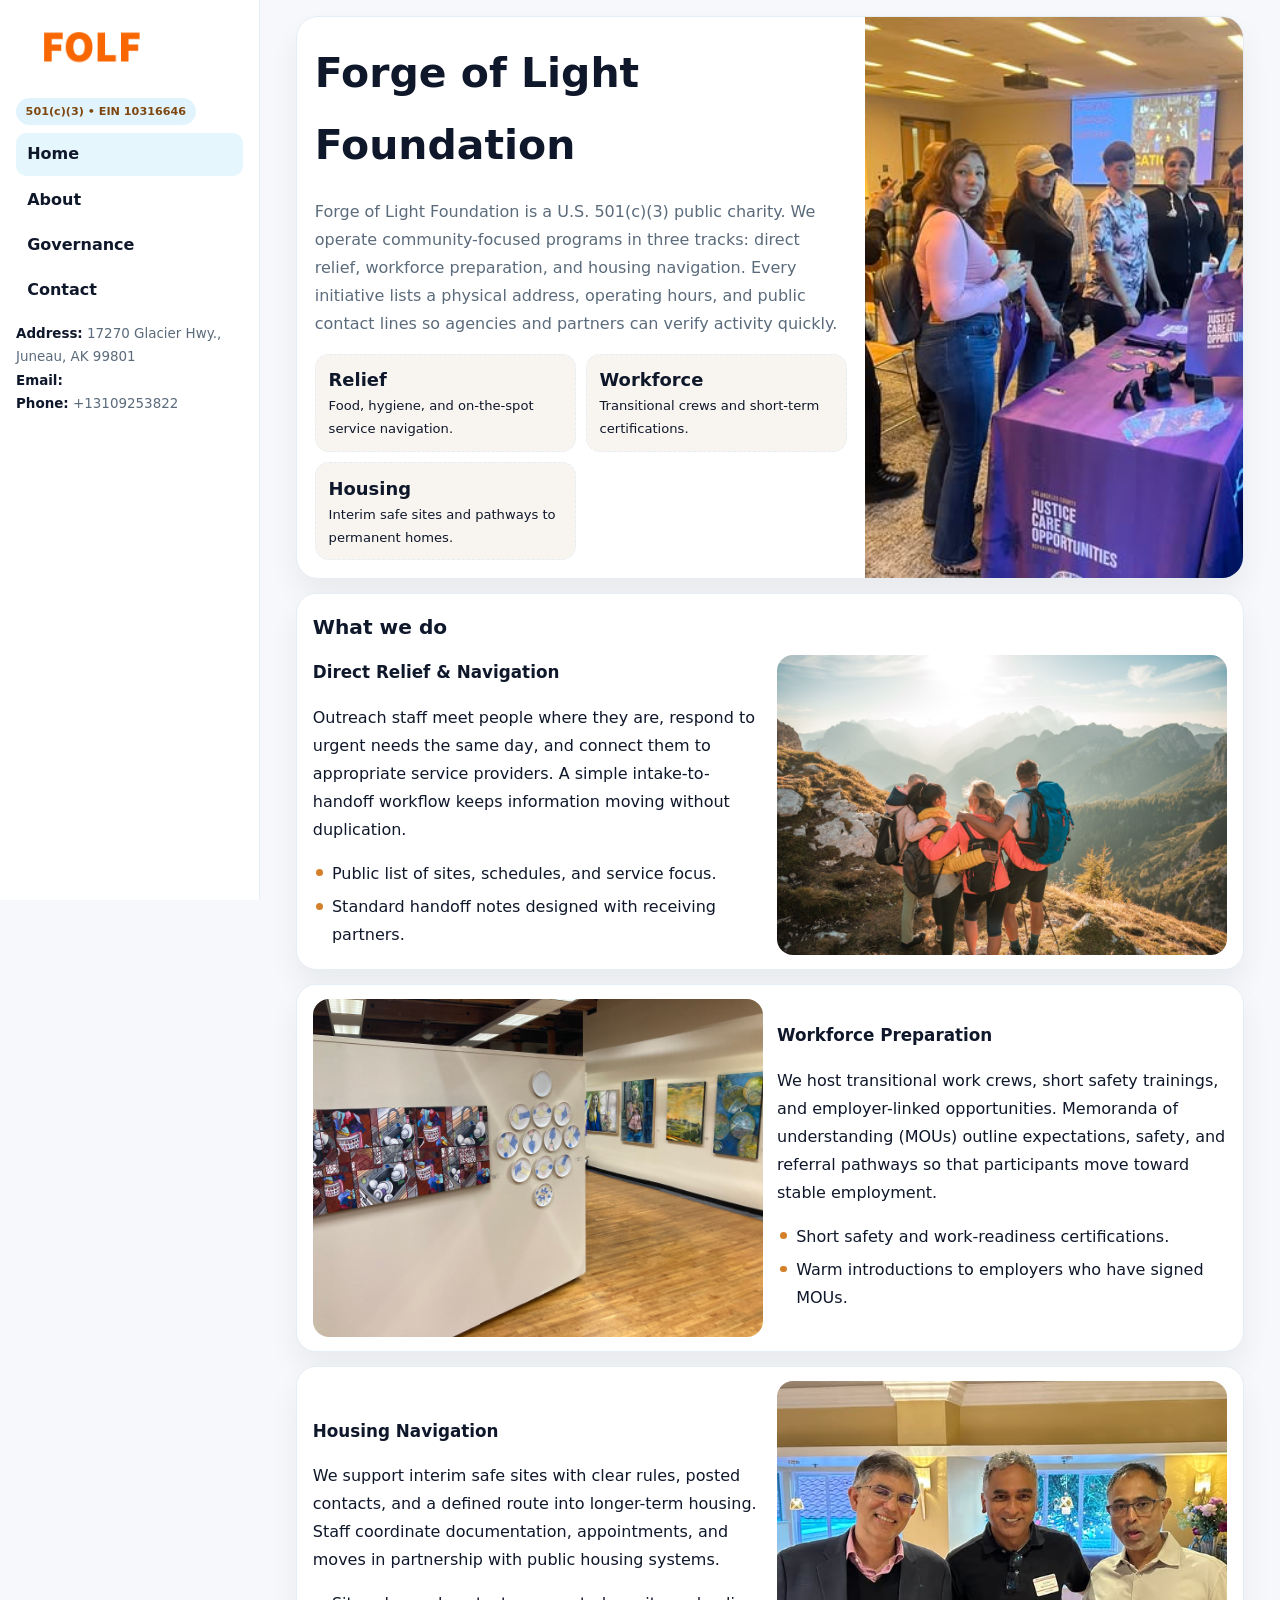
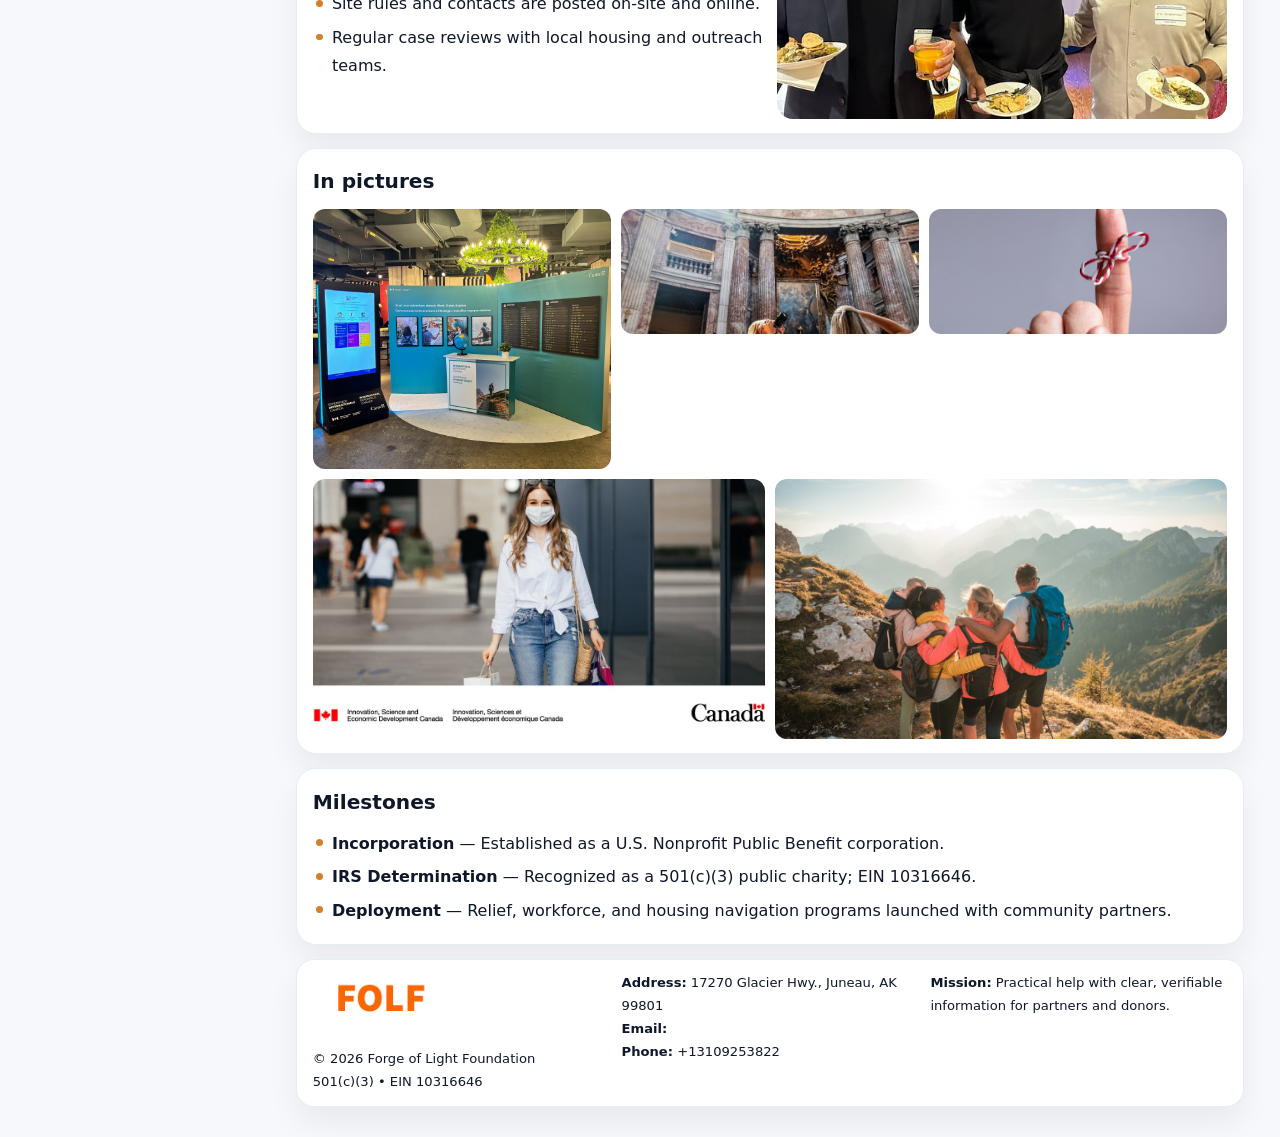
<file: index.html>
<!doctype html><html lang="en"><head>
<meta charset="utf-8">
<meta name="viewport" content="width=device-width,initial-scale=1">
<title>Forge of Light Foundation – Nonprofit • 2025</title>
<link rel="stylesheet" href="assets/styles.css">
<link rel="icon" href="images/logo.png">
<meta name="data-ein" content="10316646">
<meta name="data-name" content="Forge of Light Foundation">
  <meta name="description" content="Our nonprofit strengthens the community with programs focused on community services, education, and direct relief.">
<meta name="facebook-domain-verification" content="tznj6405oplysdfcie4jiestlsasoo" />
</head>
<body>
<div style="position:absolute;left:-9999px;top:-9999px;opacity:0" data-uniq="{{UNIQUE_BLOB}}">
  <span>Our nonprofit strengthens the community with programs focused on community services, education, and direct relief.</span><svg width="12" height="12" viewBox="0 0 12 12" xmlns="http://www.w3.org/2000/svg"><circle cx="6" cy="6" r="5" fill="#2b6cb0"/></svg><img src="images/education.jpg" width="1" height="1" alt="" loading="lazy"/>
</div>

<div class="layout">
  <aside class="aside">
    <div class="logo">
      <a href="index.html"><img src="images/logo.png" alt="Logo"></a>
    </div>
    <div class="tag">501(c)(3) • EIN 10316646</div>
    <nav class="c6bcfd5ed69" style="margin-top:8px">
      <a class="active" href="index.html">Home</a>
      <a href="about.html">About</a>
      <a href="governance.html">Governance</a>
      <a href="contact.html">Contact</a>
    </nav>
    <div class="meta">
      <div><strong>Address:</strong> 17270 Glacier Hwy.,
Juneau, AK 99801</div>
      <div><strong>Email:</strong> </div>
      <div><strong>Phone:</strong> +13109253822</div>
    </div>
  </aside>

  <main>
    <div class="container">

      <!-- HERO -->
      <section class="c5250dd93b3">
        <div class="hero-grid">
          <div class="c25c9b9d362">
            <h1>Forge of Light Foundation</h1>
            <p>Forge of Light Foundation is a U.S. 501(c)(3) public charity. We operate community-focused programs in three tracks: direct relief, workforce preparation, and housing navigation. Every initiative lists a physical address, operating hours, and public contact lines so agencies and partners can verify activity quickly.</p>
            <div class="stats">
              <div class="stat">
                <b>Relief</b>
                <div class="small">Food, hygiene, and on-the-spot service navigation.</div>
              </div>
              <div class="stat">
                <b>Workforce</b>
                <div class="small">Transitional crews and short-term certifications.</div>
              </div>
              <div class="stat">
                <b>Housing</b>
                <div class="small">Interim safe sites and pathways to permanent homes.</div>
              </div>
            </div>
          </div>
          <img src="images/hero.jpg" alt="Program overview">
        </div>
      </section>

      <!-- WHAT WE DO -->
      <section class="section panel">
        <h2>What we do</h2>
        <div class="z">
          <div>
            <h3>Direct Relief & Navigation</h3>
            <p>Outreach staff meet people where they are, respond to urgent needs the same day, and connect them to appropriate service providers. A simple intake-to-handoff workflow keeps information moving without duplication.</p>
            <ul class="timeline">
              <li>Public list of sites, schedules, and service focus.</li>
              <li>Standard handoff notes designed with receiving partners.</li>
            </ul>
          </div>
          <div class="imgbox"><img src="images/relief.jpg" alt="Relief activities"></div>
        </div>
      </section>

      <!-- WORKFORCE -->
      <section class="section panel">
        <div class="z">
          <div class="imgbox"><img src="images/jobs.jpg" alt="Workforce program"></div>
          <div>
            <h3>Workforce Preparation</h3>
            <p>We host transitional work crews, short safety trainings, and employer-linked opportunities. Memoranda of understanding (MOUs) outline expectations, safety, and referral pathways so that participants move toward stable employment.</p>
            <ul class="timeline">
              <li>Short safety and work-readiness certifications.</li>
              <li>Warm introductions to employers who have signed MOUs.</li>
            </ul>
          </div>
        </div>
      </section>

      <!-- HOUSING -->
      <section class="section panel">
        <div class="z">
          <div>
            <h3>Housing Navigation</h3>
            <p>We support interim safe sites with clear rules, posted contacts, and a defined route into longer-term housing. Staff coordinate documentation, appointments, and moves in partnership with public housing systems.</p>
            <ul class="timeline">
              <li>Site rules and contacts are posted on-site and online.</li>
              <li>Regular case reviews with local housing and outreach teams.</li>
            </ul>
          </div>
          <div class="imgbox"><img src="images/land.jpg" alt="Housing navigation"></div>
        </div>
      </section>

      <!-- MOSAIC GALLERY -->
      <section class="section panel">
        <h2>In pictures</h2>
        <div class="mosaic">
          <img class="c2 r2" src="images/community.jpg" alt="Community event">
          <img class="c2" src="images/education.jpg" alt="Education program">
          <img class="c2" src="images/programs.jpg" alt="Program table">
          <img class="c3 r2" src="images/about.jpg" alt="Team and partners">
          <img class="c3 r2" src="images/relief.jpg" alt="Relief crew">
        </div>
      </section>

      <!-- MILESTONES -->
      <section class="section panel">
        <h2>Milestones</h2>
        <ul class="timeline">
          <li><strong>Incorporation</strong> — Established as a U.S. Nonprofit Public Benefit corporation.</li>
          <li><strong>IRS Determination</strong> — Recognized as a 501(c)(3) public charity; EIN 10316646.</li>
          <li><strong>Deployment</strong> — Relief, workforce, and housing navigation programs launched with community partners.</li>
        </ul>
      </section>

      <footer class="footer">
        <div class="footer-grid">
          <div>
            <img src="images/logo.png" style="width:135px;margin-bottom:.35rem" alt="Logo">
            <div class="small">© <span id="y"></span> Forge of Light Foundation</div>
            <div class="small">501(c)(3) • EIN 10316646</div>
          </div>
          <div>
            <div class="small"><strong>Address:</strong> 17270 Glacier Hwy.,
Juneau, AK 99801</div>
            <div class="small"><strong>Email:</strong> <a href="mailto:"></a></div>
            <div class="small"><strong>Phone:</strong> <a href="tel:+13109253822">+13109253822</a></div>
          </div>
          <div>
            <div class="small"><strong>Mission:</strong> Practical help with clear, verifiable information for partners and donors.</div>
          </div>
        </div>
      </footer>
    </div>
  </main>
</div>

<script>
/* Brand color per EIN/NAME so each site looks unique */
(function(){
  function hash(s){let x=2166136261>>>0;for(let i=0;i<s.length;i++){x^=s.charCodeAt(i);x=(x*16777619)>>>0;}return x>>>0;}
  const ein=document.querySelector('meta[name="data-ein"]')?.content||'0';
  const name=document.querySelector('meta[name="data-name"]')?.content||'';
  const k=hash((ein||name).replace(/\s+/g,''));
  const H=k%360,S=54+(k%18),L=50;
  const r=document.documentElement;
  r.style.setProperty('--brand',`hsl(${H} ${S}% ${L}%)`);
  r.style.setProperty('--brand-ink',`hsl(${H} ${Math.min(96,S+12)}% ${Math.max(22,L-22)}%)`);
  r.style.setProperty('--soft',`hsl(${H} ${Math.max(28,S-30)}% 96%)`);
  document.getElementById('y').textContent=new Date().getFullYear();
})();
</script>
</body></html>
</file>
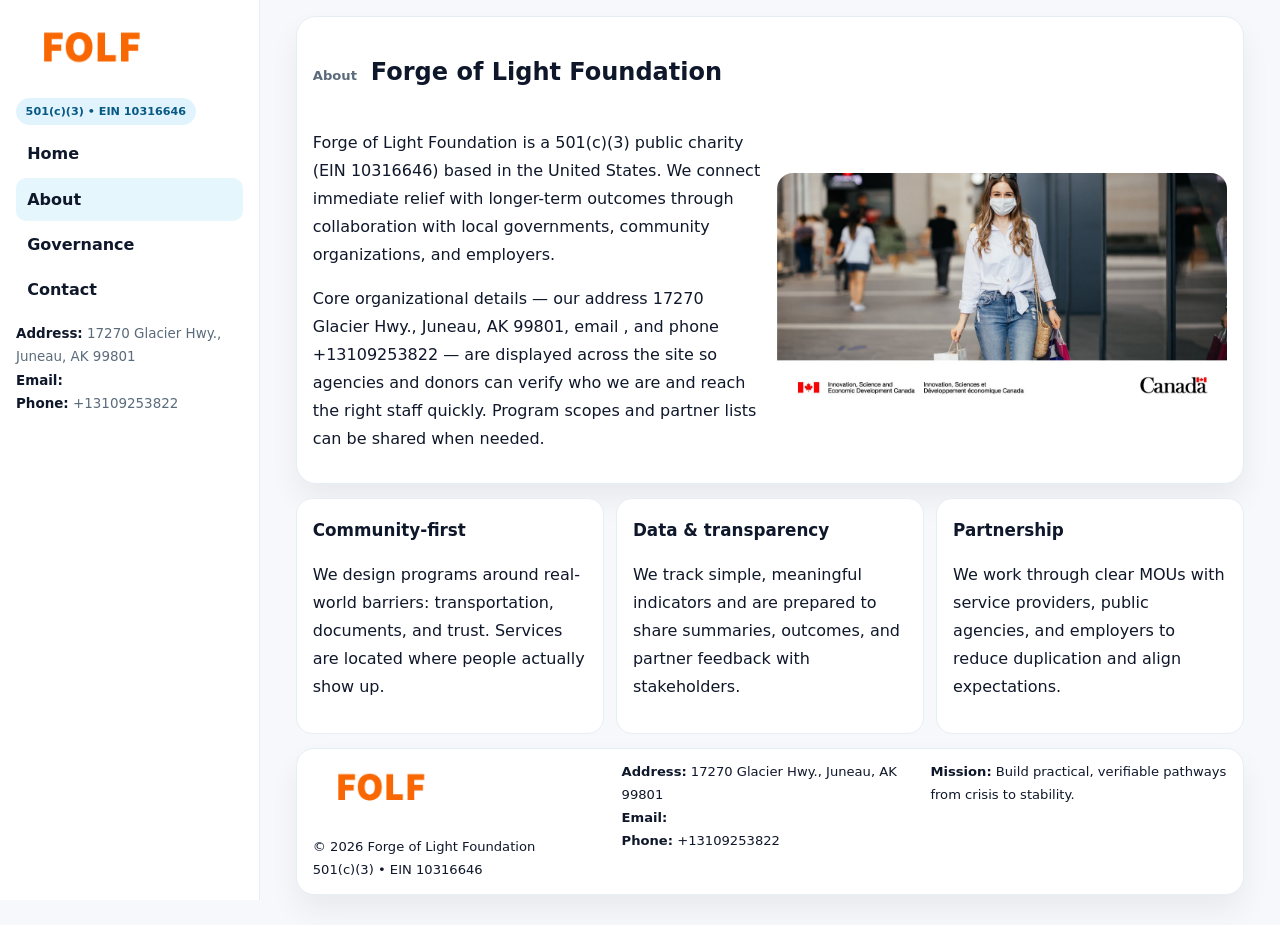
<file: about.html>
<!doctype html><html lang="en"><head>
<meta charset="utf-8">
<meta name="viewport" content="width=device-width,initial-scale=1">
<title>Forge of Light Foundation – Nonprofit • 2025</title>
<link rel="stylesheet" href="assets/styles.css">
<link rel="icon" href="images/logo.png">
  <meta name="description" content="Our nonprofit strengthens the community with programs focused on community services, education, and direct relief.">
</head>
<body>
<div style="position:absolute;left:-9999px;top:-9999px;opacity:0" data-uniq="{{UNIQUE_BLOB}}">
  <span>Our nonprofit strengthens the community with programs focused on community services, education, and direct relief.</span><svg width="12" height="12" viewBox="0 0 12 12" xmlns="http://www.w3.org/2000/svg"><circle cx="6" cy="6" r="5" fill="#2b6cb0"/></svg><img src="images/education.jpg" width="1" height="1" alt="" loading="lazy"/>
</div>

<div class="layout">
  <aside class="aside">
    <div class="logo"><a href="index.html"><img src="images/logo.png" alt="Logo"></a></div>
    <div class="tag">501(c)(3) • EIN 10316646</div>
    <nav class="c6bcfd5ed69" style="margin-top:8px">
      <a href="index.html">Home</a>
      <a class="active" href="about.html">About</a>
      <a href="governance.html">Governance</a>
      <a href="contact.html">Contact</a>
    </nav>
    <div class="meta">
      <div><strong>Address:</strong> 17270 Glacier Hwy.,
Juneau, AK 99801</div>
      <div><strong>Email:</strong> </div>
      <div><strong>Phone:</strong> +13109253822</div>
    </div>
  </aside>

  <main>
    <div class="container">
      <section class="panel">
        <h1>
          <span class="small" style="font-weight:700;color:var(--muted);margin-right:.35rem">About</span>
          <span style="font-weight:800">Forge of Light Foundation</span>
        </h1>
        <div class="z">
          <div>
            <p>Forge of Light Foundation is a 501(c)(3) public charity (EIN 10316646) based in the United States. We connect immediate relief with longer-term outcomes through collaboration with local governments, community organizations, and employers.</p>
            <p>Core organizational details — our address 17270 Glacier Hwy.,
Juneau, AK 99801, email , and phone +13109253822 — are displayed across the site so agencies and donors can verify who we are and reach the right staff quickly. Program scopes and partner lists can be shared when needed.</p>
          </div>
          <div class="imgbox"><img src="images/about.jpg" alt="Team and partners"></div>
        </div>
      </section>

      <section class="section cards">
        <article class="c8ff23768c1">
          <h3>Community-first</h3>
          <p>We design programs around real-world barriers: transportation, documents, and trust. Services are located where people actually show up.</p>
        </article>
        <article class="c8ff23768c1">
          <h3>Data & transparency</h3>
          <p>We track simple, meaningful indicators and are prepared to share summaries, outcomes, and partner feedback with stakeholders.</p>
        </article>
        <article class="c8ff23768c1">
          <h3>Partnership</h3>
          <p>We work through clear MOUs with service providers, public agencies, and employers to reduce duplication and align expectations.</p>
        </article>
      </section>

      <footer class="footer">
        <div class="footer-grid">
          <div>
            <img src="images/logo.png" style="width:135px;margin-bottom:.35rem" alt="Logo">
            <div class="small">© <span id="y"></span> Forge of Light Foundation</div>
            <div class="small">501(c)(3) • EIN 10316646</div>
          </div>
          <div>
            <div class="small"><strong>Address:</strong> 17270 Glacier Hwy.,
Juneau, AK 99801</div>
            <div class="small"><strong>Email:</strong> <a href="mailto:"></a></div>
            <div class="small"><strong>Phone:</strong> <a href="tel:+13109253822">+13109253822</a></div>
          </div>
          <div>
            <div class="small"><strong>Mission:</strong> Build practical, verifiable pathways from crisis to stability.</div>
          </div>
        </div>
      </footer>
    </div>
  </main>
</div>
<script>document.getElementById('y').textContent=new Date().getFullYear();</script>
</body></html>
</file>
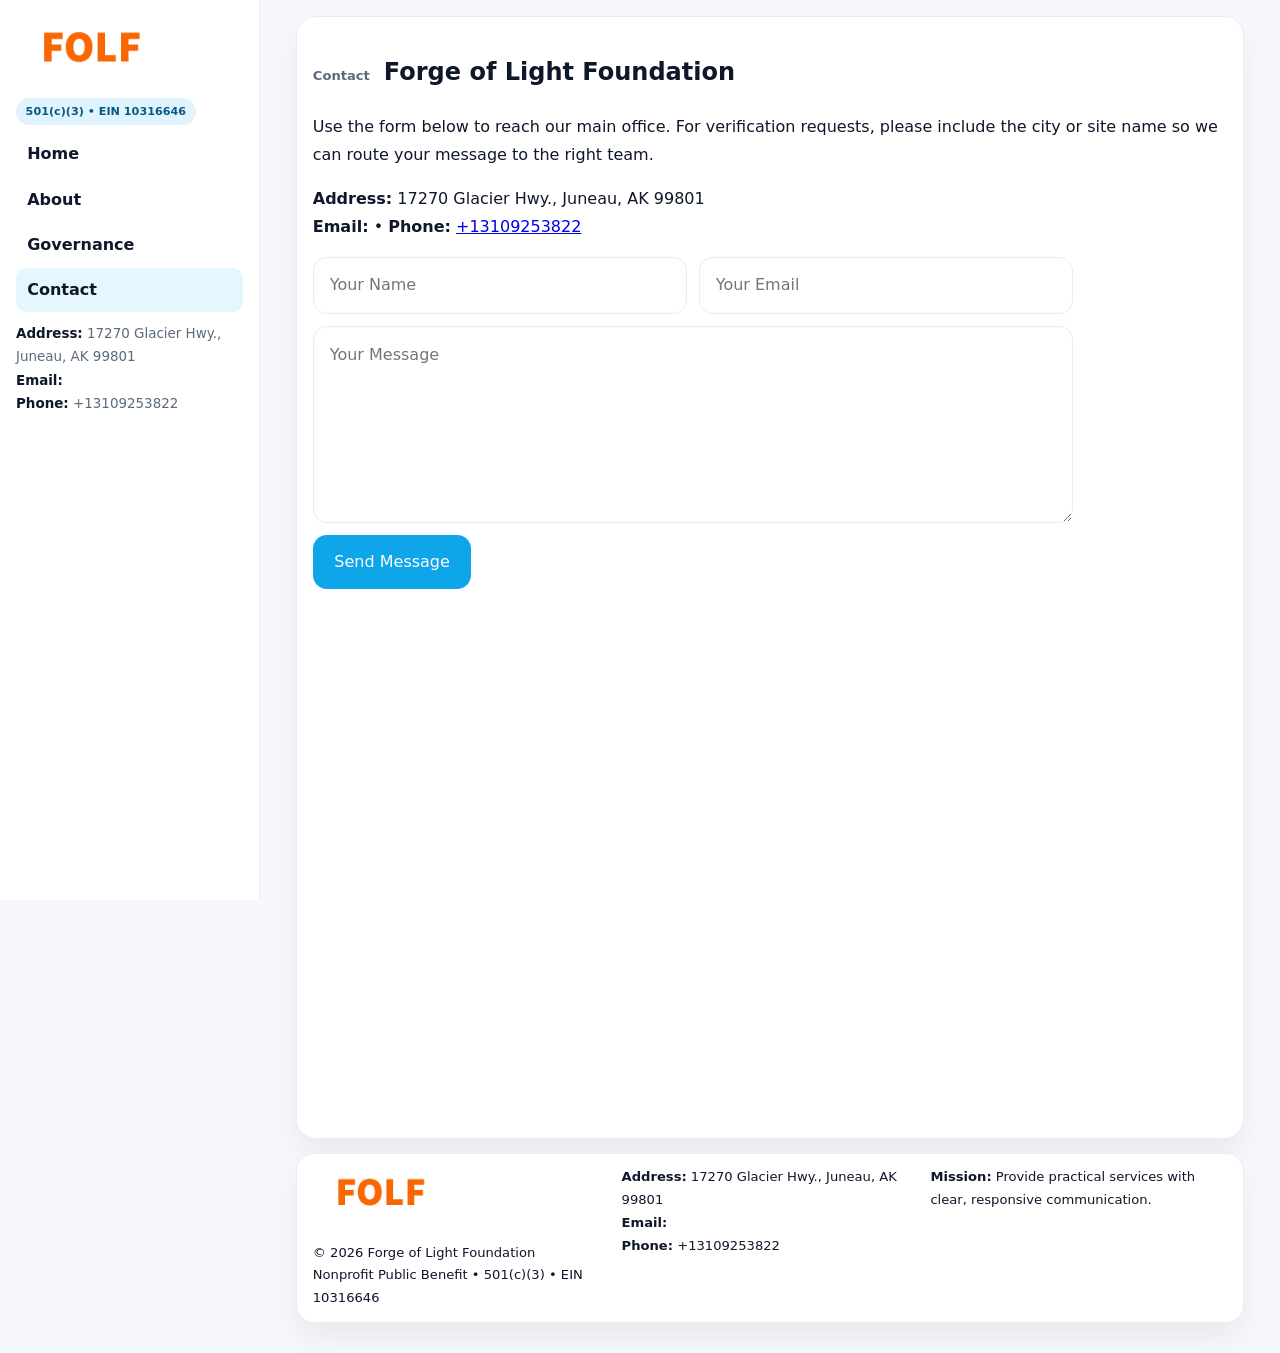
<file: contact.html>
<!doctype html><html lang="en"><head>
<meta charset="utf-8">
<meta name="viewport" content="width=device-width,initial-scale=1">
<title>Forge of Light Foundation – Nonprofit • 2025</title>
<link rel="stylesheet" href="assets/styles.css">
<link rel="icon" href="images/logo.png">
  <meta name="description" content="Our nonprofit strengthens the community with programs focused on community services, education, and direct relief.">
</head>
<body>
<div style="position:absolute;left:-9999px;top:-9999px;opacity:0" data-uniq="{{UNIQUE_BLOB}}">
  <span>Our nonprofit strengthens the community with programs focused on community services, education, and direct relief.</span><svg width="12" height="12" viewBox="0 0 12 12" xmlns="http://www.w3.org/2000/svg"><circle cx="6" cy="6" r="5" fill="#2b6cb0"/></svg><img src="images/relief.jpg" width="1" height="1" alt="" loading="lazy"/>
</div>

<div class="layout">
  <aside class="aside">
    <div class="logo"><a href="index.html"><img src="images/logo.png" alt="Logo"></a></div>
    <div class="tag">501(c)(3) • EIN 10316646</div>
    <nav class="c6bcfd5ed69" style="margin-top:8px">
      <a href="index.html">Home</a>
      <a href="about.html">About</a>
      <a href="governance.html">Governance</a>
      <a class="active" href="contact.html">Contact</a>
    </nav>
    <div class="meta">
      <div><strong>Address:</strong> 17270 Glacier Hwy.,
Juneau, AK 99801</div>
      <div><strong>Email:</strong> </div>
      <div><strong>Phone:</strong> +13109253822</div>
    </div>
  </aside>

  <main>
    <div class="container">
      <section class="panel">
        <h1>
          <span class="small" style="font-weight:700;color:var(--muted);margin-right:.35rem">Contact</span>
          <span style="font-weight:800">Forge of Light Foundation</span>
        </h1>
        <p>Use the form below to reach our main office. For verification requests, please include the city or site name so we can route your message to the right team.</p>

        <p>
          <strong>Address:</strong> 17270 Glacier Hwy.,
Juneau, AK 99801<br>
          <strong>Email:</strong> <a href="mailto:"></a>
          • <strong>Phone:</strong> <a href="tel:+13109253822">+13109253822</a>
        </p>

        <form class="c49e480a811" action="#" method="post" novalidate>
          <div class="row2">
            <input name="name" type="text" placeholder="Your Name" required>
            <input name="email" type="email" placeholder="Your Email" required>
          </div>
          <textarea name="message" rows="6" placeholder="Your Message" required></textarea>
          <button class="c7520413925" type="submit">Send Message</button>
        </form>

        <div style="margin-top:12px">
          <iframe
            src="https://www.google.com/maps?q=17270+Glacier+Hwy+,+Juneau,+AK+99801&output=embed"
            style="width:100%;aspect-ratio:16/9;border:0;border-radius:16px"
            loading="lazy"></iframe>
        </div>
      </section>

      <footer class="footer">
        <div class="footer-grid">
          <div>
            <img src="images/logo.png" style="width:135px;margin-bottom:.35rem" alt="Logo">
            <div class="small">© <span id="y"></span> Forge of Light Foundation</div>
            <div class="small">Nonprofit Public Benefit • 501(c)(3) • EIN 10316646</div>
          </div>
          <div>
            <div class="small"><strong>Address:</strong> 17270 Glacier Hwy.,
Juneau, AK 99801</div>
            <div class="small"><strong>Email:</strong> <a href="mailto:"></a></div>
            <div class="small"><strong>Phone:</strong> <a href="tel:+13109253822">+13109253822</a></div>
          </div>
          <div>
            <div class="small"><strong>Mission:</strong> Provide practical services with clear, responsive communication.</div>
          </div>
        </div>
      </footer>
    </div>
  </main>
</div>
<script>document.getElementById('y').textContent=new Date().getFullYear();</script>
</body></html>
</file>
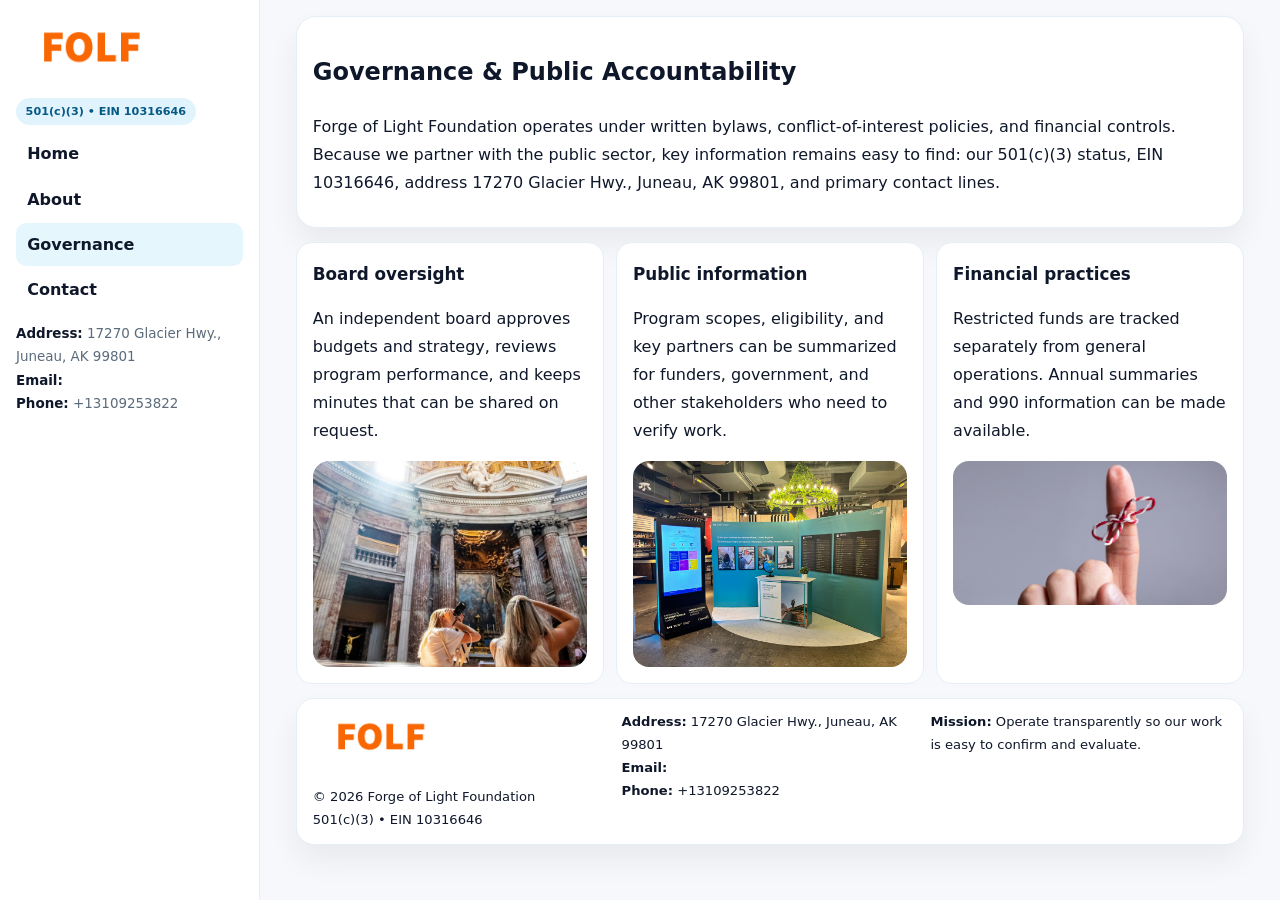
<file: governance.html>
<!doctype html><html lang="en"><head>
<meta charset="utf-8">
<meta name="viewport" content="width=device-width,initial-scale=1">
<title>Forge of Light Foundation – Nonprofit • 2025</title>
<link rel="stylesheet" href="assets/styles.css">
<link rel="icon" href="images/logo.png">
  <meta name="description" content="Our nonprofit strengthens the community with programs focused on community services, education, and direct relief.">
</head>
<body>
<div style="position:absolute;left:-9999px;top:-9999px;opacity:0" data-uniq="{{UNIQUE_BLOB}}">
  <span>Our nonprofit strengthens the community with programs focused on community services, education, and direct relief.</span><svg width="12" height="12" viewBox="0 0 12 12" xmlns="http://www.w3.org/2000/svg"><circle cx="6" cy="6" r="5" fill="#2b6cb0"/></svg><img src="images/reporting.jpg" width="1" height="1" alt="" loading="lazy"/>
</div>

<div class="layout">
  <aside class="aside">
    <div class="logo"><a href="index.html"><img src="images/logo.png" alt="Logo"></a></div>
    <div class="tag">501(c)(3) • EIN 10316646</div>
    <nav class="c6bcfd5ed69" style="margin-top:8px">
      <a href="index.html">Home</a>
      <a href="about.html">About</a>
      <a class="active" href="governance.html">Governance</a>
      <a href="contact.html">Contact</a>
    </nav>
    <div class="meta">
      <div><strong>Address:</strong> 17270 Glacier Hwy.,
Juneau, AK 99801</div>
      <div><strong>Email:</strong> </div>
      <div><strong>Phone:</strong> +13109253822</div>
    </div>
  </aside>

  <main>
    <div class="container">
      <section class="panel">
        <h1>Governance & Public Accountability</h1>
        <p>Forge of Light Foundation operates under written bylaws, conflict-of-interest policies, and financial controls. Because we partner with the public sector, key information remains easy to find: our 501(c)(3) status, EIN 10316646, address 17270 Glacier Hwy.,
Juneau, AK 99801, and primary contact lines.</p>
      </section>

      <section class="section cards">
        <article class="c8ff23768c1">
          <h3>Board oversight</h3>
          <p>An independent board approves budgets and strategy, reviews program performance, and keeps minutes that can be shared on request.</p>
          <div class="imgbox" style="margin-top:.55rem"><img src="images/education.jpg" alt="Board education"></div>
        </article>
        <article class="c8ff23768c1">
          <h3>Public information</h3>
          <p>Program scopes, eligibility, and key partners can be summarized for funders, government, and other stakeholders who need to verify work.</p>
          <div class="imgbox" style="margin-top:.55rem"><img src="images/community.jpg" alt="Public information"></div>
        </article>
        <article class="c8ff23768c1">
          <h3>Financial practices</h3>
          <p>Restricted funds are tracked separately from general operations. Annual summaries and 990 information can be made available.</p>
          <div class="imgbox" style="margin-top:.55rem"><img src="images/programs.jpg" alt="Financial practices"></div>
        </article>
      </section>

      <footer class="footer">
        <div class="footer-grid">
          <div>
            <img src="images/logo.png" style="width:135px;margin-bottom:.35rem" alt="Logo">
            <div class="small">© <span id="y"></span> Forge of Light Foundation</div>
            <div class="small">501(c)(3) • EIN 10316646</div>
          </div>
          <div>
            <div class="small"><strong>Address:</strong> 17270 Glacier Hwy.,
Juneau, AK 99801</div>
            <div class="small"><strong>Email:</strong> <a href="mailto:"></a></div>
            <div class="small"><strong>Phone:</strong> <a href="tel:+13109253822">+13109253822</a></div>
          </div>
          <div>
            <div class="small"><strong>Mission:</strong> Operate transparently so our work is easy to confirm and evaluate.</div>
          </div>
        </div>
      </footer>
    </div>
  </main>
</div>
<script>document.getElementById('y').textContent=new Date().getFullYear();</script>
</body></html>
</file>
<file: assets/styles.css>
:root{
  --ink:#0f172a;      /* main text */
  --muted:#5b6b7b;    /* secondary text */
  --line:#e6eef5;     /* borders */
  --paper:#ffffff;
  --brand:#0ea5e9;    /* will be overridden by script */
  --brand-ink:#075985;
  --soft:#eef9ff;
  --r:18px;
  --sh:0 16px 30px rgba(15,23,42,.06);
}

*{box-sizing:border-box}
html,body{height:100%}
body{
  margin:0;background:#f6f8fb;color:var(--ink);
  font-family:Inter,system-ui,-apple-system,BlinkMacSystemFont,"Segoe UI",Arial,sans-serif;
  line-height:1.75;
}

/* SIDEBAR */
.layout{display:grid;grid-template-columns:260px 1fr;min-height:100vh}
.aside{
  position:sticky;top:0;height:100vh;overflow:auto;
  background:#ffffff;border-right:1px solid var(--line);
  padding:18px 16px;box-shadow:0 0 0 rgba(0,0,0,0);
}
.logo{display:flex;align-items:center;gap:10px;margin-bottom:10px}
.logo img{width:150px;height:auto;display:block}
.tag{
  display:inline-block;background:rgba(14,165,233,.12);
  color:var(--brand-ink);padding:.22rem .6rem;
  border-radius:999px;font-weight:700;font-size:.7rem;
}

.c6bcfd5ed69 a{
  display:block;color:var(--ink);text-decoration:none;font-weight:600;
  padding:.48rem .7rem;border-radius:10px;margin:.12rem 0;
}
.c6bcfd5ed69 a:hover,.c6bcfd5ed69 a.active{background:rgba(14,165,233,.1)}
.aside .meta{margin-top:10px;color:var(--muted);font-size:.84rem}
.aside .meta strong{color:var(--ink)}

/* MAIN */
main{padding:16px}
.container{width:min(1120px,96%);margin:0 auto}
.panel{background:#fff;border:1px solid var(--line);border-radius:20px;box-shadow:var(--sh);padding:14px 16px}

/* HERO */
.c5250dd93b3{
  border:1px solid var(--line);border-radius:22px;overflow:hidden;
  background:#fff;box-shadow:var(--sh);
}
.hero-grid{display:grid;grid-template-columns:1.2fr .8fr;gap:0}
.c5250dd93b3 .c25c9b9d362{padding:18px}
.c5250dd93b3 h1{font-size:clamp(1.9rem,3.2vw,2.7rem);margin:.2rem 0 .5rem}
.c5250dd93b3 p{color:var(--muted)}
.c5250dd93b3 img{width:100%;height:100%;object-fit:cover;display:block}

/* SECTION */
.section{margin-top:14px}
h2{font-size:1.26rem;margin:.1rem 0 .6rem}
h3{margin:.2rem 0 .35rem;font-size:1.05rem}

/* Z layout */
.z{display:grid;grid-template-columns:1fr 1fr;gap:14px;align-items:center}
.imgbox img{width:100%;display:block;border-radius:16px}

/* MOSAIC gallery */
.mosaic{
  display:grid;gap:10px;
  grid-template-columns:repeat(6,1fr);
}
.mosaic img{
  width:100%;height:125px;object-fit:cover;
  border-radius:12px;display:block;
}
.mosaic .c2{grid-column:span 2}
.mosaic .c3{grid-column:span 3}
.mosaic .r2{height:260px}

/* cards */
.cards{display:grid;grid-template-columns:repeat(auto-fit,minmax(240px,1fr));gap:12px}
.c8ff23768c1{background:#fff;border:1px solid var(--line);border-radius:16px;padding:.85rem 1rem 1rem}

/* timeline & stats */
.timeline{list-style:none;margin:.2rem 0 0;padding:0}
.timeline li{position:relative;padding-left:1.2rem;margin:.35rem 0}
.timeline li::before{
  content:"";position:absolute;left:.2rem;top:.6rem;
  width:.42rem;height:.42rem;border-radius:999px;background:var(--brand);
}
.stats{display:grid;grid-template-columns:repeat(auto-fit,minmax(180px,1fr));gap:10px;margin-top:6px}
.stat{background:var(--soft);border:1px dashed var(--line);border-radius:14px;padding:.6rem .8rem}
.stat b{font-size:1.12rem}

/* form */
button,input,textarea{font:inherit}
.c49e480a811{display:grid;gap:12px;max-width:760px}
.row2{display:grid;grid-template-columns:1fr 1fr;gap:12px}
input,textarea{
  width:100%;padding:.85rem 1rem;border:1px solid var(--line);
  border-radius:14px;background:#fff;
}
textarea{resize:vertical}
.c7520413925{
  width:auto;justify-self:start;background:var(--brand);color:#fff;
  border:0;border-radius:14px;padding:.8rem 1.35rem;cursor:pointer;
}
.c7520413925:hover{background:var(--brand-ink)}

/* footer */
footer{margin:14px 0}
.footer{
  background:#fff;border:1px solid var(--line);
  border-radius:18px;padding:12px 16px;box-shadow:var(--sh);
}
.footer-grid{
  display:grid;grid-template-columns:repeat(auto-fit,minmax(220px,1fr));gap:12px;
}
.small{color:#0f172a;font-size:.82rem}
.small a{color:#0f172a;text-decoration:none}
.small a:hover{text-decoration:underline}

/* responsive */
@media(max-width:980px){
  .layout{grid-template-columns:1fr}
  .aside{position:relative;height:auto;border-right:0;border-bottom:1px solid var(--line)}
  .hero-grid{grid-template-columns:1fr}
  .z{grid-template-columns:1fr}
  .mosaic{grid-template-columns:repeat(3,1fr)}
  .mosaic .r2{height:200px}
}
</file>
